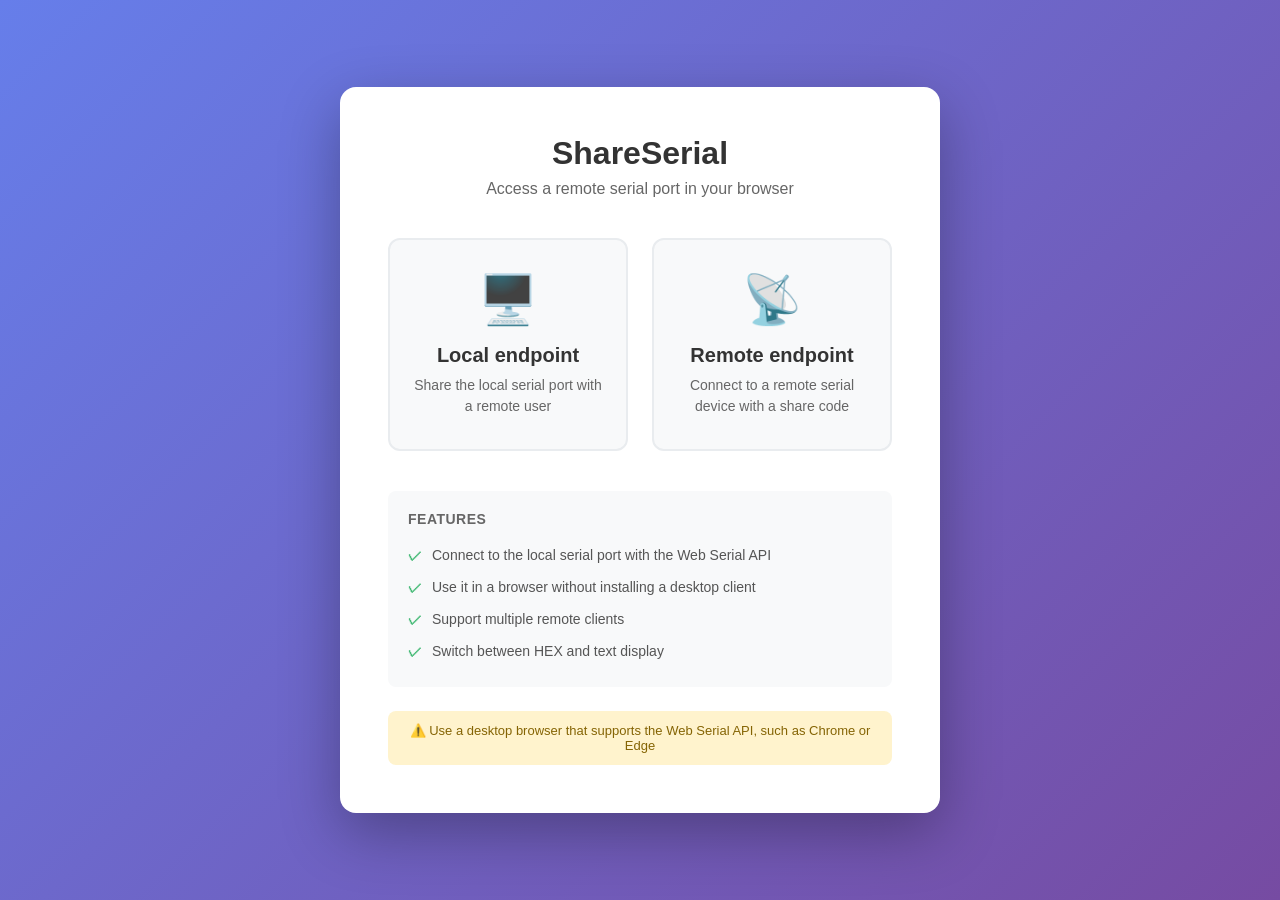
<file: static/index.html>
<!DOCTYPE html>
<html lang="zh-CN">
<head>
    <meta charset="UTF-8">
    <meta name="viewport" content="width=device-width, initial-scale=1.0">
    <title>ShareSerial - 远程串口访问</title>
    <style>
        * {
            margin: 0;
            padding: 0;
            box-sizing: border-box;
        }

        body {
            font-family: -apple-system, BlinkMacSystemFont, 'Segoe UI', Roboto, 'Helvetica Neue', Arial, sans-serif;
            background: linear-gradient(135deg, #667eea 0%, #764ba2 100%);
            min-height: 100vh;
            display: flex;
            justify-content: center;
            align-items: center;
            padding: 20px;
        }

        .container {
            background: white;
            border-radius: 16px;
            box-shadow: 0 20px 60px rgba(0, 0, 0, 0.3);
            padding: 48px;
            max-width: 600px;
            width: 100%;
            text-align: center;
        }

        h1 {
            color: #333;
            font-size: 32px;
            margin-bottom: 8px;
        }

        .subtitle {
            color: #666;
            font-size: 16px;
            margin-bottom: 40px;
        }

        .role-cards {
            display: grid;
            grid-template-columns: 1fr 1fr;
            gap: 24px;
        }

        .role-card {
            background: #f8f9fa;
            border: 2px solid #e9ecef;
            border-radius: 12px;
            padding: 32px 24px;
            cursor: pointer;
            transition: all 0.3s ease;
            text-decoration: none;
            display: block;
        }

        .role-card:hover {
            border-color: #667eea;
            transform: translateY(-4px);
            box-shadow: 0 8px 24px rgba(102, 126, 234, 0.2);
        }

        .role-card.local:hover {
            border-color: #48bb78;
            box-shadow: 0 8px 24px rgba(72, 187, 120, 0.2);
        }

        .role-card.remote:hover {
            border-color: #ed8936;
            box-shadow: 0 8px 24px rgba(237, 137, 54, 0.2);
        }

        .role-icon {
            font-size: 48px;
            margin-bottom: 16px;
        }

        .role-title {
            font-size: 20px;
            font-weight: 600;
            color: #333;
            margin-bottom: 8px;
        }

        .role-desc {
            font-size: 14px;
            color: #666;
            line-height: 1.5;
        }

        .features {
            margin-top: 40px;
            text-align: left;
            background: #f8f9fa;
            border-radius: 8px;
            padding: 20px;
        }

        .features h3 {
            font-size: 14px;
            color: #666;
            margin-bottom: 12px;
            text-transform: uppercase;
            letter-spacing: 0.5px;
        }

        .features ul {
            list-style: none;
        }

        .features li {
            padding: 8px 0;
            color: #555;
            font-size: 14px;
            display: flex;
            align-items: center;
        }

        .features li::before {
            content: "✓";
            color: #48bb78;
            margin-right: 10px;
            font-weight: bold;
        }

        .warning {
            margin-top: 24px;
            padding: 12px;
            background: #fff3cd;
            border-radius: 8px;
            color: #856404;
            font-size: 13px;
        }
    </style>
</head>
<body>
    <div class="container">
        <h1>ShareSerial</h1>
        <p class="subtitle">通过浏览器访问远程串口</p>

        <div class="role-cards">
            <a href="/local" class="role-card local">
                <div class="role-icon">🖥️</div>
                <div class="role-title">本地端 (Local)</div>
                <div class="role-desc">共享本机串口，让远程设备访问</div>
            </a>
            <a href="/remote" class="role-card remote">
                <div class="role-icon">📡</div>
                <div class="role-title">远程端 (Remote)</div>
                <div class="role-desc">通过ID连接远端串口设备</div>
            </a>
        </div>

        <div class="features">
            <h3>功能特性</h3>
            <ul>
                <li>Web Serial API 直连本机串口</li>
                <li>无需安装软件，浏览器即可使用</li>
                <li>支持多设备同时访问</li>
                <li>HEX/文本模式自由切换</li>
            </ul>
        </div>

        <div class="warning">
            ⚠️ 请使用 Chrome/Edge 等支持 Web Serial API 的浏览器
        </div>
    </div>
    <script src="/static/js/i18n.js"></script>
</body>
</html>
</file>
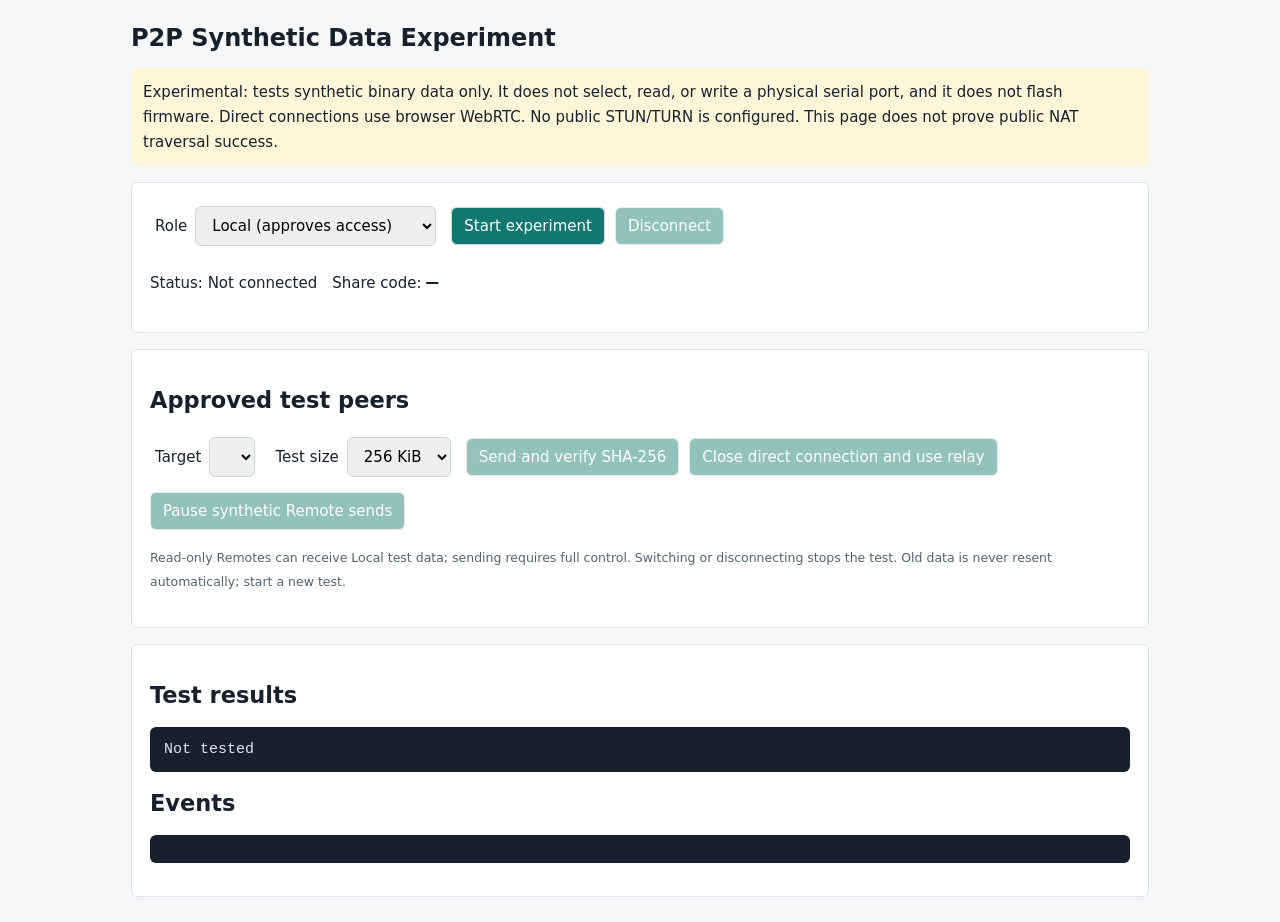
<file: static/p2p-probe.html>
<!doctype html>
<html lang="zh-CN">
<head>
  <meta charset="utf-8"><meta name="viewport" content="width=device-width,initial-scale=1">
  <title>ShareSerial P2P 实验</title>
  <style>
    *{box-sizing:border-box}body{margin:0;background:#f5f7f8;color:#17212e;font:15px system-ui,sans-serif}main{max-width:1050px;margin:24px auto;padding:0 16px}h1{font-size:24px}section{background:white;border:1px solid #dde3e7;border-radius:6px;padding:18px;margin:16px 0}button,input,select{font:inherit;border-radius:6px;padding:9px 12px;border:1px solid #ccd5da}button{background:#12776e;color:white;cursor:pointer}button:disabled{opacity:.45;cursor:default}label{display:inline-flex;gap:8px;align-items:center;margin:5px}p{line-height:1.65}.notice{background:#fff6d9;padding:12px;border-radius:6px}.row{display:flex;gap:10px;align-items:center;flex-wrap:wrap}.peer{padding:10px;border-bottom:1px solid #e6eaed;display:flex;gap:10px;align-items:center;flex-wrap:wrap}code{font-size:20px;font-weight:700}pre{white-space:pre-wrap;overflow-wrap:anywhere;background:#17212e;color:#dce8ed;padding:14px;max-height:290px;overflow:auto;border-radius:6px}small{color:#526471}.hidden{display:none}
  </style>
</head>
<body><main>
  <h1>P2P 合成数据实验</h1>
  <p class="notice">实验分支：只测试合成二进制数据，不选择、不读写物理串口，也不烧录固件。直连采用浏览器原生 WebRTC；未配置公网 STUN/TURN。本页测试不能证明公网穿透成功率。</p>
  <section><div class="row">
    <label>角色 <select id="role"><option value="local">Local（批准连接）</option><option value="remote">Remote（申请连接）</option></select></label>
    <label id="idLabel">共享码 <input id="code" maxlength="5" size="7" placeholder="5 位共享码"></label>
    <label id="accessLabel">申请权限 <select id="access"><option value="read">只读</option><option value="control">完全控制（合成测试）</option></select></label>
    <button id="connect">开启实验</button><button id="disconnect" disabled>断开</button>
  </div><p>状态：<span id="status">尚未连接</span>　共享码：<code id="shareCode">—</code></p>
  <div id="pending"></div></section>
  <section><h2>已批准的实验端</h2><div id="peers">暂无</div>
    <div class="row"><label>目标 <select id="target"></select></label><label>测试大小 <select id="size"><option value="65536">64 KiB</option><option value="262144" selected>256 KiB</option><option value="1048576">1 MiB</option><option value="4194304">4 MiB</option></select></label>
    <button id="send" disabled>发送并核对 SHA-256</button><button id="fallback" disabled>关闭直连，改用中继</button><button id="pause" disabled>暂停 Remote 合成发送</button></div>
    <p><small>只读 Remote 可接收 Local 测试数据；发送需完全控制。切换或断线会中止当前测试，旧数据不会自动重发，需重新开始新的测试。</small></p>
  </section>
  <section><h2>测试结果</h2><pre id="results">尚未测试</pre><h2>事件</h2><pre id="log"></pre></section>
  <script src="/static/js/i18n.js"></script><script src="/static/js/serial-data.js"></script><script src="/static/js/p2p-probe-link.js"></script><script src="/static/js/p2p-probe.js"></script>
</main></body></html>
</file>
